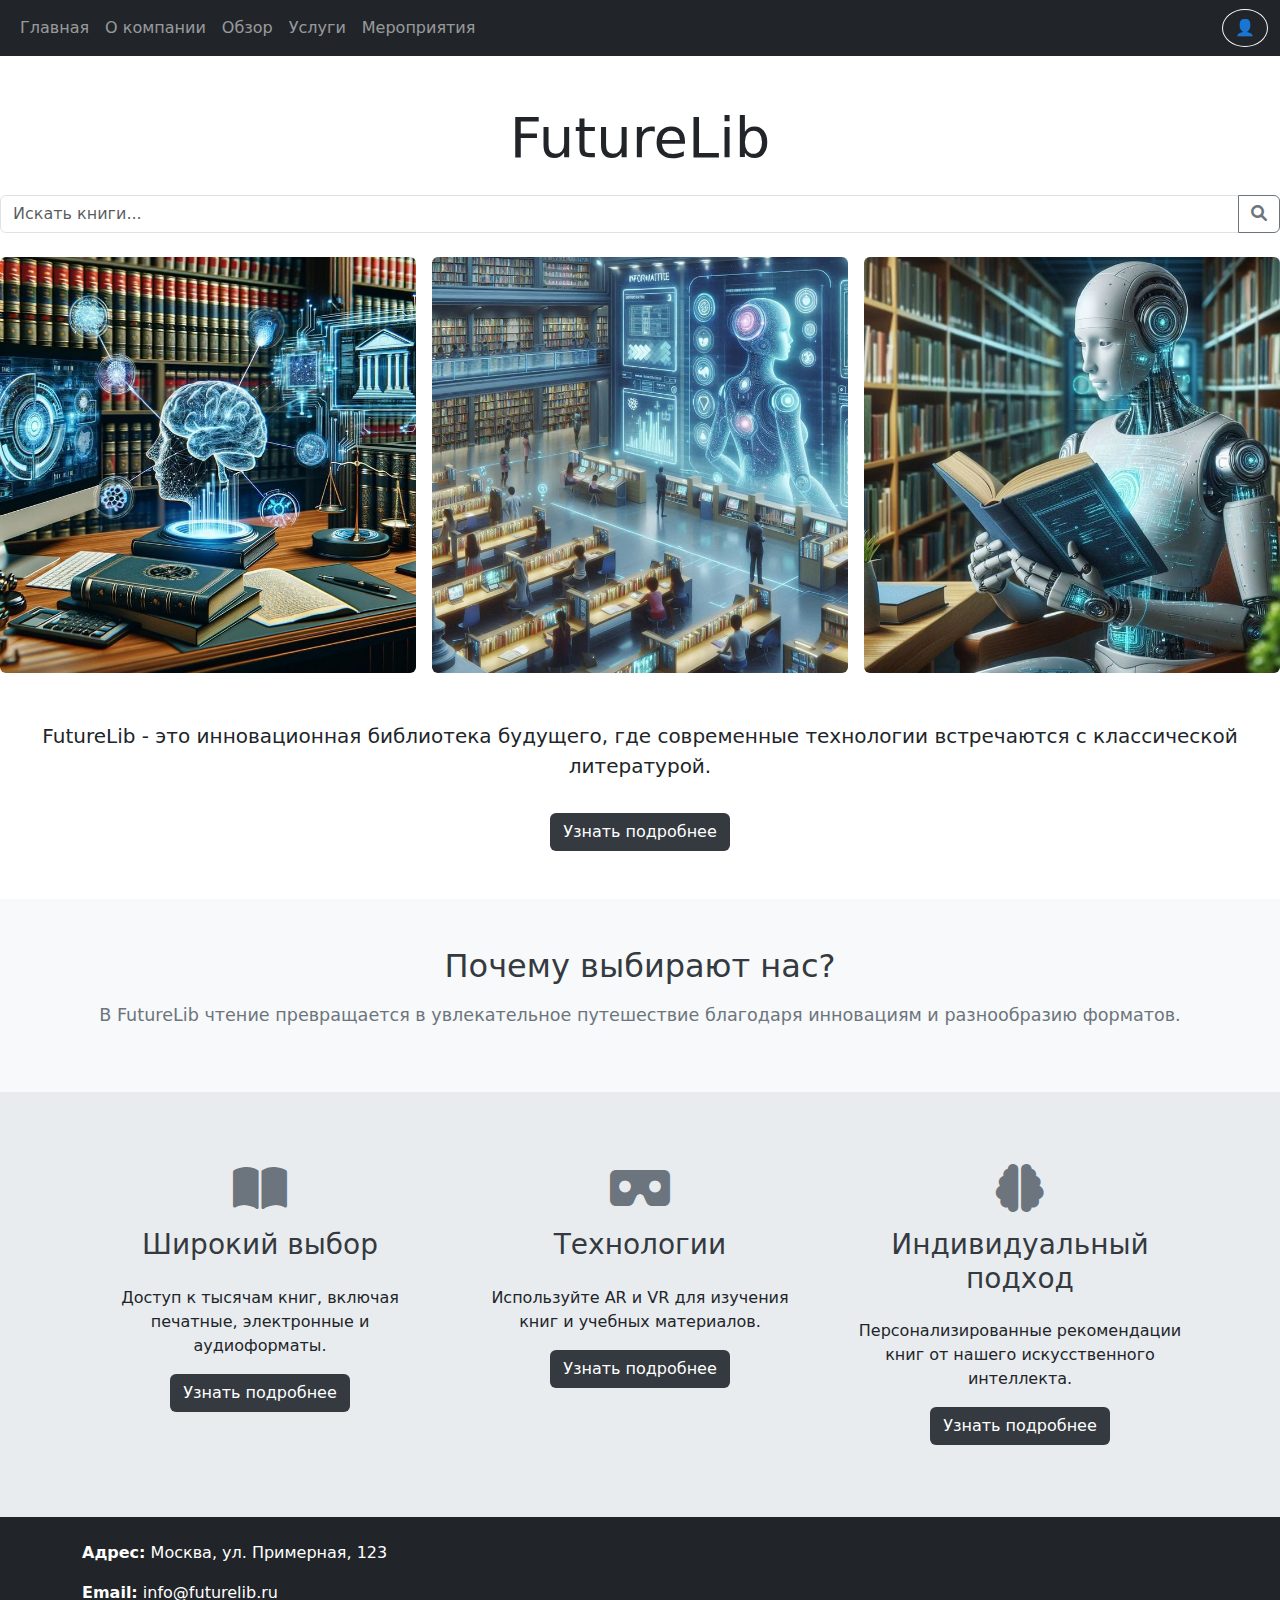
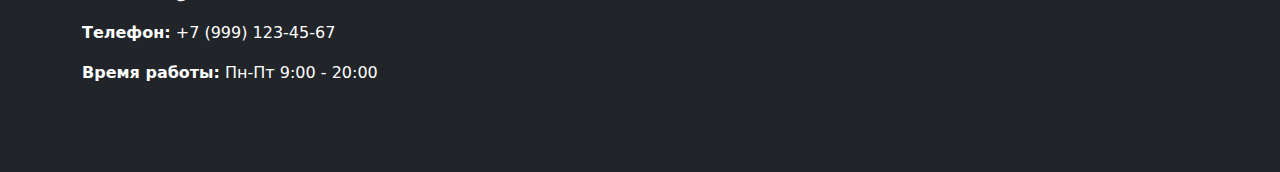
<file: index.html>
<!DOCTYPE html>
<html lang="en">
<head>
    <meta charset="UTF-8">
    <meta name="viewport" content="width=device-width, initial-scale=1.0">
    <title>FutureLib</title>
    <link rel="stylesheet" href="styles.css">
    <link href="https://cdn.jsdelivr.net/npm/bootstrap@5.3.0-alpha3/dist/css/bootstrap.min.css" rel="stylesheet">
    <link rel="stylesheet" href="https://cdnjs.cloudflare.com/ajax/libs/font-awesome/6.0.0-beta3/css/all.min.css">
    <script src="https://cdn.jsdelivr.net/npm/bootstrap@5.3.0-alpha3/dist/js/bootstrap.bundle.min.js"></script>
    <style>
        .info-section {
            background-color: #f8f9fa;
            padding: 3rem 1rem;
            text-align: center;
        }
        .info-section h2 {
            font-size: 2rem;
            margin-bottom: 1rem;
            color: #343a40;
        }
        .info-section p {
            font-size: 1.1rem;
            color: #6c757d;
        }
        .features-section {
            background-color: #e9ecef;
            padding: 3rem 1rem;
        }
        .features-section h3 {
            color: #343a40;
            margin-bottom: 1.5rem;
        }
        .feature {
            text-align: center;
            padding: 1.5rem;
        }
        .feature-icon {
            font-size: 3rem;
            color: #6c757d;
            margin-bottom: 1rem;
        }
        .btn-dark-gray {
            background-color: #343a40;
            color: white;
        }
        .btn-dark-gray:hover {
            background-color: #23272b;
            color: white;
        }
    </style>
</head>
<body>
    <!-- Navbar -->
    <nav class="navbar navbar-expand-lg navbar-dark bg-dark">
        <div class="container-fluid">
            <button class="navbar-toggler" type="button" data-bs-toggle="collapse" data-bs-target="#navbarNav" aria-controls="navbarNav" aria-expanded="false" aria-label="Toggle navigation">
                <span class="navbar-toggler-icon"></span>
            </button>
            <div class="collapse navbar-collapse" id="navbarNav">
                <ul class="navbar-nav">
                    <li class="nav-item"><a class="nav-link" href="index.html">Главная</a></li>
                    <li class="nav-item"><a class="nav-link" href="aboutus.html">О компании</a></li>
                    <li class="nav-item"><a class="nav-link" href="review.html">Обзор</a></li>
                    <li class="nav-item"><a class="nav-link" href="services.html">Услуги</a></li>
                    <li class="nav-item"><a class="nav-link" href="events.html">Мероприятия</a></li>
                </ul>
            </div>
            <a href="personal.html" class="btn btn-outline-light rounded-circle">👤</a>
        </div>
    </nav>

    <!-- Header Section -->
    <header class="text-center py-5">
        <h1 class="display-4 text-brown">FutureLib</h1>
        <div class="search-bar my-4">
            <div class="input-group">
                <input type="text" id="searchInput" class="form-control" placeholder="Искать книги..." aria-label="Search books">
                <button class="btn btn-outline-secondary" type="button" onclick="searchBooks()">
                    <i class="fas fa-search"></i>
                </button>
            </div>
        </div>
       
        <section class="mb-5">

            <div class="row g-3">
                <div class="col-6 col-md-4">
                    <img src="img\Advancing Litigation Strategies with AI.jpeg" class="img-fluid rounded" alt="Фото мероприятия 1">
                </div>
               
                <div class="col-6 col-md-4">
                    <img src="img\library.html.jpeg" class="img-fluid rounded" alt="Фото мероприятия 2">
                </div>
                <div class="col-6 col-md-4">
                    <img src="img\Без названия (6).jpeg" class="img-fluid rounded" alt="Фото мероприятия 3">
                    
                
            </div>
        </section>
    </main>
               
               
        </section>
    </main>
    
</main>
        <p class="lead">FutureLib - это инновационная библиотека будущего, где современные технологии встречаются с классической литературой.</p>
        <button class="btn btn-dark-gray mt-3" onclick="location.href='aboutus.html'">Узнать подробнее</button>
    </header>

    <!-- Info Section -->
    <section class="info-section">
        <h2>Почему выбирают нас?</h2>
        <p>В FutureLib чтение превращается в увлекательное путешествие благодаря инновациям и разнообразию форматов.</p>
    </section>

    <!-- Features Section -->
    <section class="features-section">
        <div class="container">
            <div class="row">
                <div class="col-md-4 feature">
                    <i class="fas fa-book-open feature-icon"></i>
                    <h3>Широкий выбор</h3>
                    <p>Доступ к тысячам книг, включая печатные, электронные и аудиоформаты.</p>
                    <button class="btn btn-dark-gray" onclick="location.href='services.html'">Узнать подробнее</button>
                </div>
                <div class="col-md-4 feature">
                    <i class="fas fa-vr-cardboard feature-icon"></i>
                    <h3>Технологии</h3>
                    <p>Используйте AR и VR для изучения книг и учебных материалов.</p>
                    <button class="btn btn-dark-gray" onclick="location.href='services.html'">Узнать подробнее</button>
                </div>
                <div class="col-md-4 feature">
                    <i class="fas fa-brain feature-icon"></i>
                    <h3>Индивидуальный подход</h3>
                    <p>Персонализированные рекомендации книг от нашего искусственного интеллекта.</p>
                    <button class="btn btn-dark-gray" onclick="location.href='services.html'">Узнать подробнее</button>
                </div>
            </div>
        </div>
    </section>

    <!-- Footer -->
    <footer class="py-4 bg-dark text-white">
        <div class="container d-flex flex-wrap justify-content-between">
            <div class="contact-details">
                <p><strong>Адрес:</strong> Москва, ул. Примерная, 123</p>
                <p><strong>Email:</strong> info@futurelib.ru</p>
                <p><strong>Телефон:</strong> +7 (999) 123-45-67</p>
                <p><strong>Время работы:</strong> Пн-Пт 9:00 - 20:00</p>
            </div>
            <div class="map-container">
                <iframe src="https://www.google.com/maps/embed?pb=!1m18!1m12!1m3!1d3151.8354345097315!2d144.95565131531592!3d-37.817323979751604!2m3!1f0!2f0!3f0!3m2!1i1024!2i768!4f13.1!3m3!1m2!1s0x6ad642af0f11fd81%3A0xf577aa204f0b38af!2sLibrary!5e0!3m2!1sen!2sau!4v1639997246415!5m2!1sen!2sau" width="300" height="200" allowfullscreen="" loading="lazy"></iframe>
            </div>
        </div>
    </footer>

    <script>
        function searchBooks() {
            const input = document.getElementById('searchInput').value.trim();
            alert("Книга не найдена. Проверьте правильность написания.");
        }
    </script>
</body>
</html>
</file>
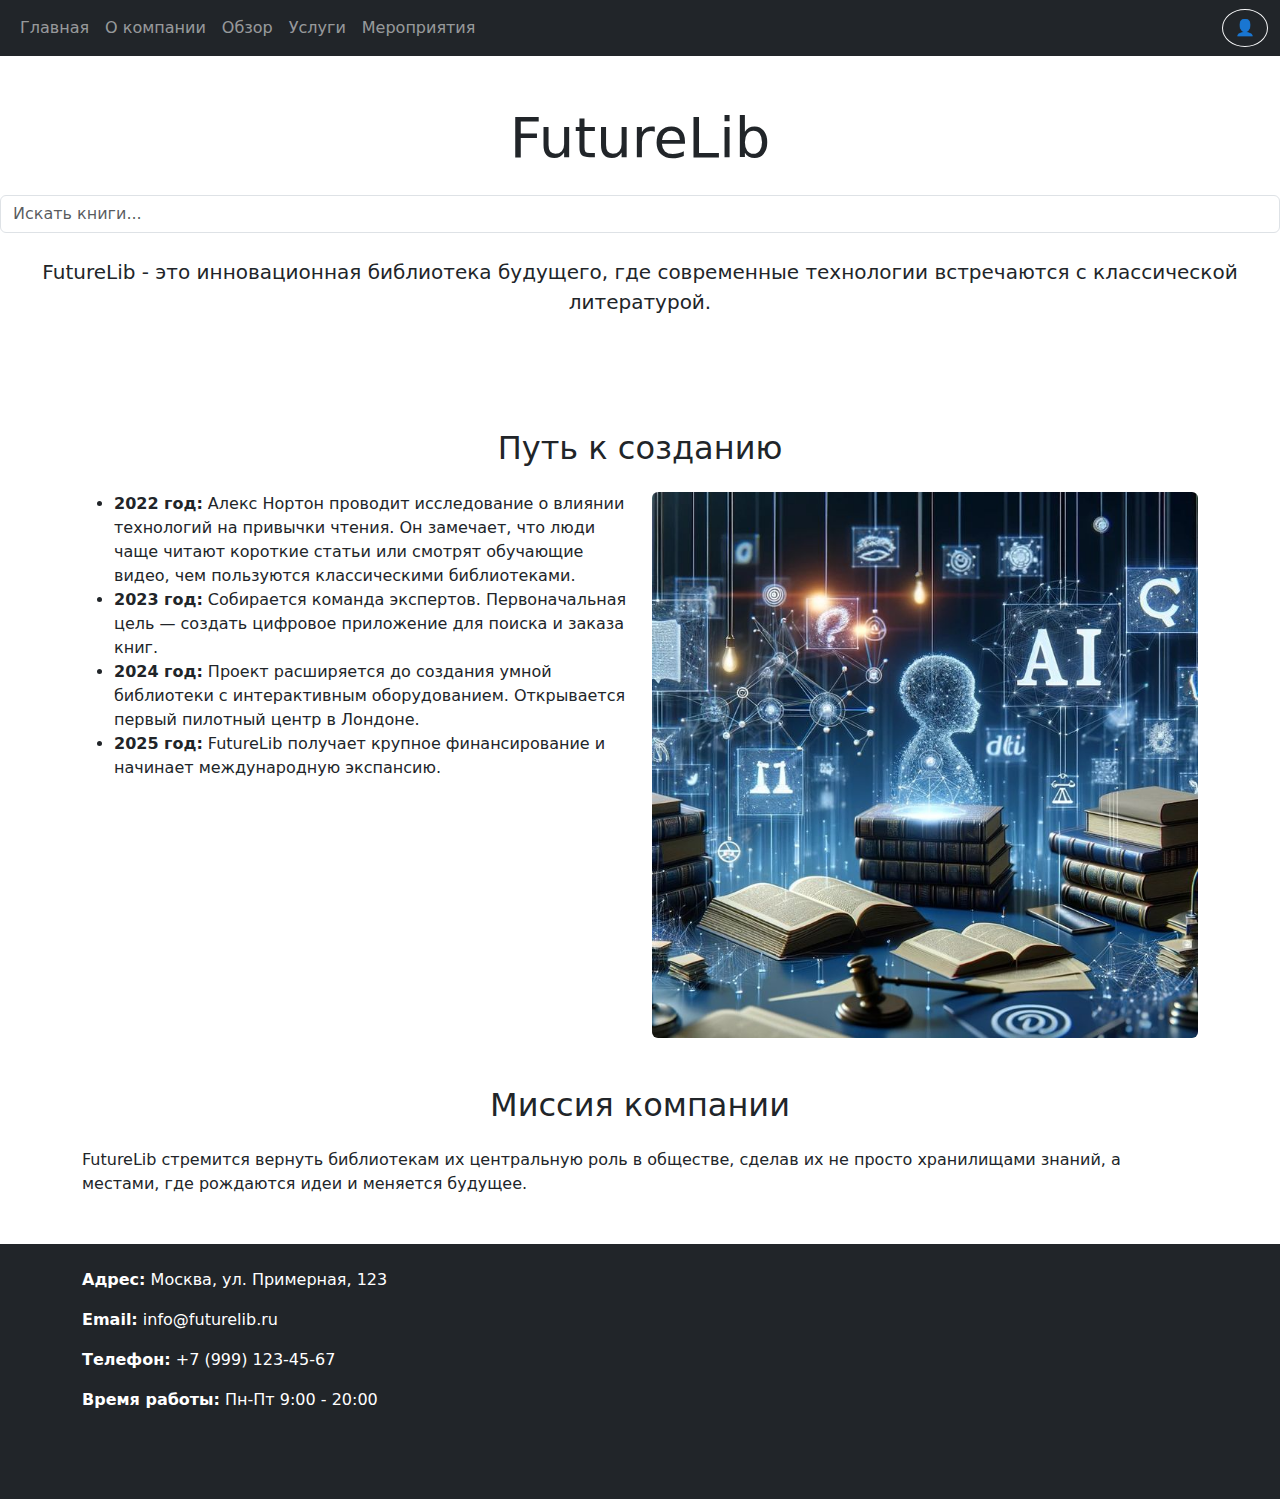
<file: aboutus.html>
<!DOCTYPE html>
<html lang="en">
<head>
    <meta charset="UTF-8">
    <meta name="viewport" content="width=device-width, initial-scale=1.0">
    <title>FutureLib</title>
    <link rel="stylesheet" href="styles.css">
    <link href="https://cdn.jsdelivr.net/npm/bootstrap@5.3.0-alpha3/dist/css/bootstrap.min.css" rel="stylesheet">
    <script src="https://cdn.jsdelivr.net/npm/bootstrap@5.3.0-alpha3/dist/js/bootstrap.bundle.min.js"></script>
</head>
<body>
    <!-- Navbar -->
    <nav class="navbar navbar-expand-lg navbar-dark bg-dark">
        <div class="container-fluid">
            <button class="navbar-toggler" type="button" data-bs-toggle="collapse" data-bs-target="#navbarNav" aria-controls="navbarNav" aria-expanded="false" aria-label="Toggle navigation">
                <span class="navbar-toggler-icon"></span>
            </button>
            <div class="collapse navbar-collapse" id="navbarNav">
                <ul class="navbar-nav">
                    <li class="nav-item"><a class="nav-link" href="index.html">Главная</a></li>
                    <li class="nav-item"><a class="nav-link" href="aboutus.html">О компании</a></li>
                    <li class="nav-item"><a class="nav-link" href="review.html">Обзор</a></li>
                    <li class="nav-item"><a class="nav-link" href="services.html">Услуги</a></li>
                    <li class="nav-item"><a class="nav-link" href="events.html">Мероприятия</a></li>
                    
                </ul>
            </div>
            <a href="personal.html" class="btn btn-outline-light rounded-circle">👤</a>
        </div>
    </nav>

    <!-- Header Section -->
    <header class="text-center py-5">
        <h1 class="display-4 text-brown">FutureLib</h1>
        <div class="search-bar my-4">
            <input type="text" class="form-control" placeholder="Искать книги...">
        </div>
        <p class="lead">FutureLib - это инновационная библиотека будущего, где современные технологии встречаются с классической литературой.</p>
    </header>

    <!-- About Us Section -->
    <main class="container">
        <section class="my-5">
            <h2 class="text-center mb-4">Путь к созданию</h2>
            <div class="row">
                <div class="col-md-6">
                    <ul class="timeline">
                        <li><strong>2022 год:</strong> Алекс Нортон проводит исследование о влиянии технологий на привычки чтения. Он замечает, что люди чаще читают короткие статьи или смотрят обучающие видео, чем пользуются классическими библиотеками.</li>
                        <li><strong>2023 год:</strong> Собирается команда экспертов. Первоначальная цель — создать цифровое приложение для поиска и заказа книг.</li>
                        <li><strong>2024 год:</strong> Проект расширяется до создания умной библиотеки с интерактивным оборудованием. Открывается первый пилотный центр в Лондоне.</li>
                        <li><strong>2025 год:</strong> FutureLib получает крупное финансирование и начинает международную экспансию.</li>
                    </ul>
                </div>
                <div class="col-md-6">
                    <img src="img\Predictive Analytics in Legal Decisions.jpeg" alt="Процесс создания FutureLib" class="img-fluid rounded">
                </div>
            </div>
        </section>
        <section class="my-5">
            <h2 class="text-center mb-4">Миссия компании</h2>
            <p>FutureLib стремится вернуть библиотекам их центральную роль в обществе, сделав их не просто хранилищами знаний, а местами, где рождаются идеи и меняется будущее.</p>
        </section>
    </main>

    <!-- Footer -->
    <footer class="py-4 bg-dark text-white">
        <div class="container d-flex flex-wrap justify-content-between">
            <div class="contact-details">
                <p><strong>Адрес:</strong> Москва, ул. Примерная, 123</p>
                <p><strong>Email:</strong> info@futurelib.ru</p>
                <p><strong>Телефон:</strong> +7 (999) 123-45-67</p>
                <p><strong>Время работы:</strong> Пн-Пт 9:00 - 20:00</p>
            </div>
            <div class="map-container">
                <iframe src="https://www.google.com/maps/embed?pb=!1m18!1m12!1m3!1d3151.8354345097315!2d144.95565131531592!3d-37.817323979751604!2m3!1f0!2f0!3f0!3m2!1i1024!2i768!4f13.1!3m3!1m2!1s0x6ad642af0f11fd81%3A0xf577aa204f0b38af!2sLibrary!5e0!3m2!1sen!2sau!4v1639997246415!5m2!1sen!2sau" width="300" height="200" style="border:0;" allowfullscreen="" loading="lazy"></iframe>
            </div>
        </div>
    </footer>
</body>
</html>
</file>
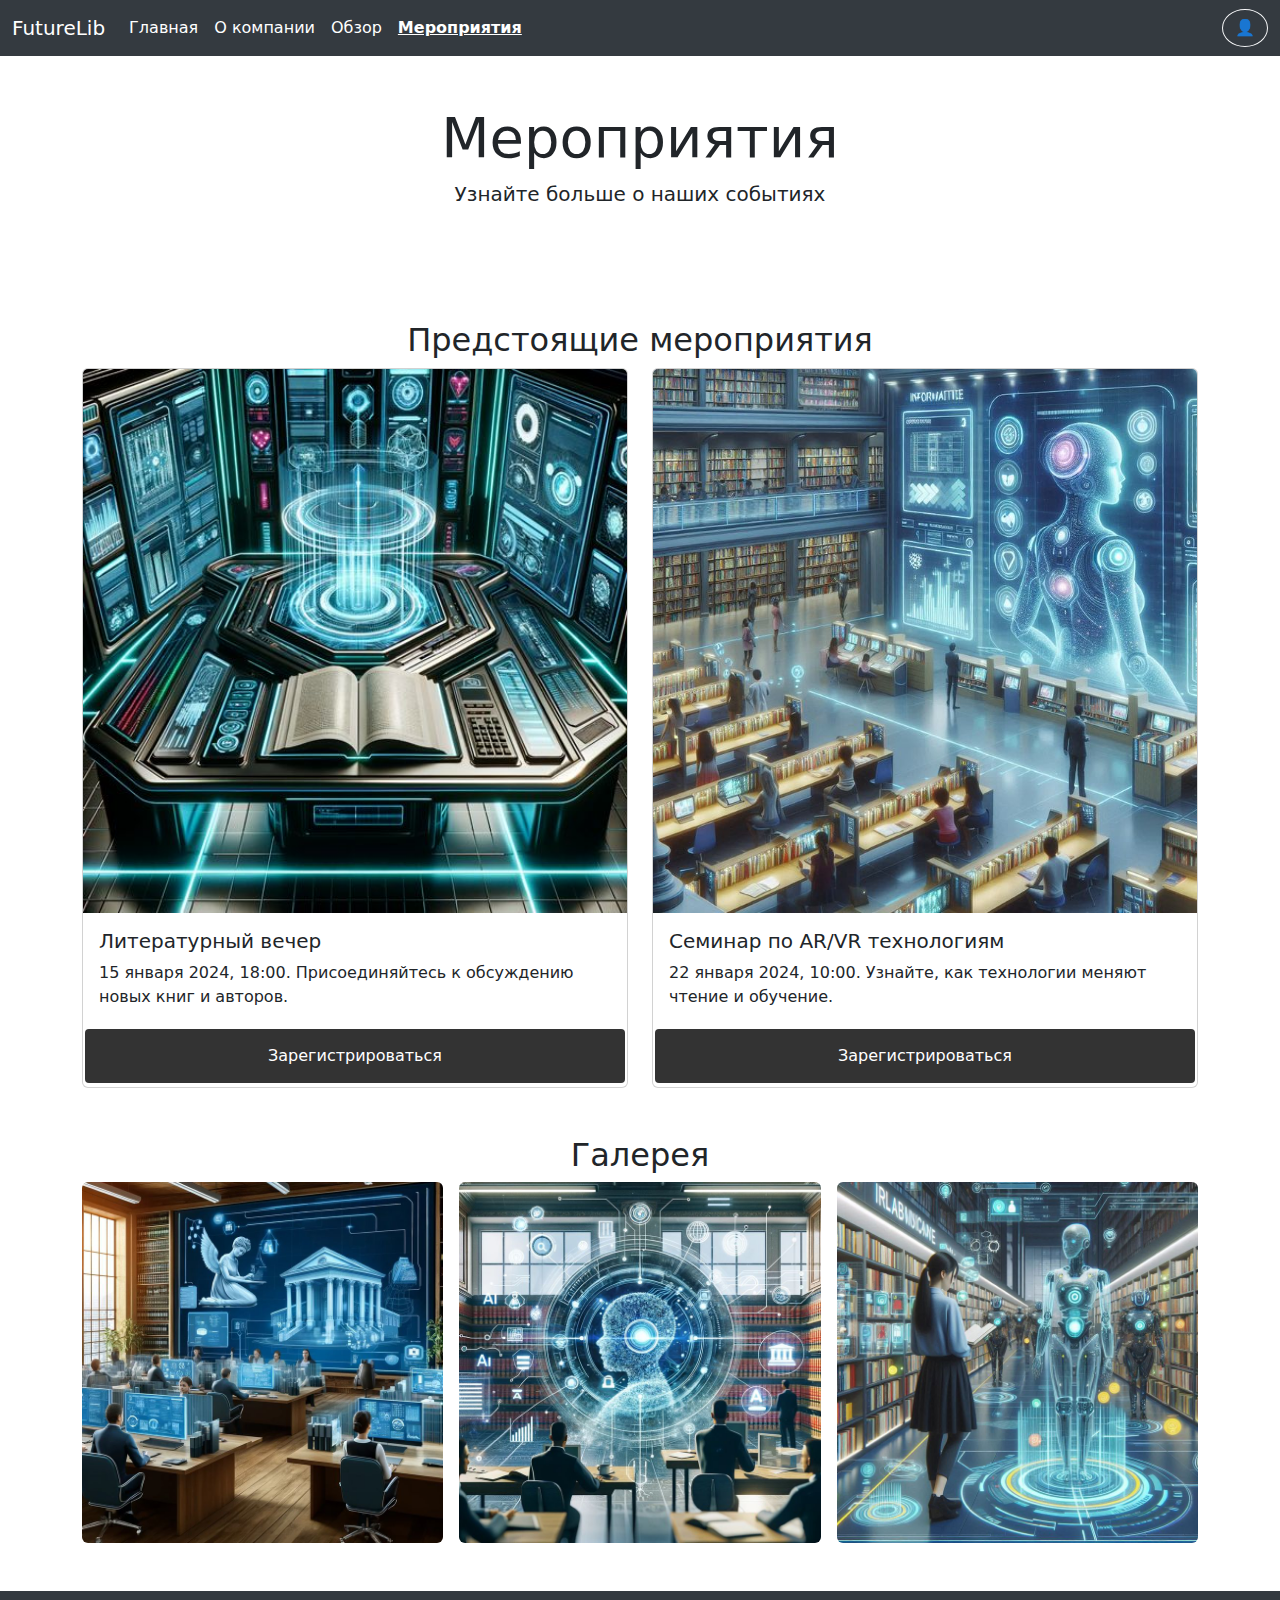
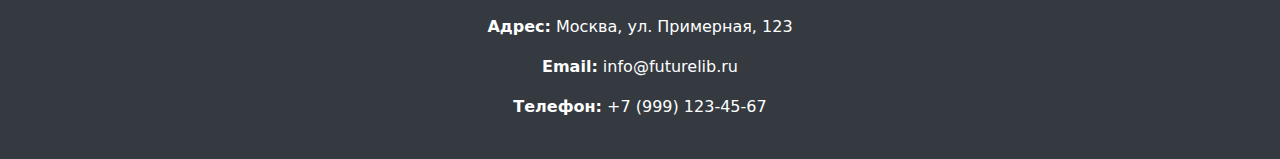
<file: events.html>
<!DOCTYPE html>
<html lang="ru">
<head>
    <meta charset="UTF-8">
    <meta name="viewport" content="width=device-width, initial-scale=1.0">
    <title>Мероприятия | FutureLib</title>
    <link rel="stylesheet" href="styles.css">
    <link href="https://cdn.jsdelivr.net/npm/bootstrap@5.3.0-alpha3/dist/css/bootstrap.min.css" rel="stylesheet">
    <script src="https://cdn.jsdelivr.net/npm/bootstrap@5.3.0-alpha3/dist/js/bootstrap.bundle.min.js"></script>
    <style>
        body {
            background-color: #ffffff;
        }
        .navbar {
            background-color: #343a40;
        }
        .navbar-dark .navbar-nav .nav-link {
            color: #ffffff;
        }
        .navbar-dark .navbar-nav .nav-link.active {
            font-weight: bold;
            text-decoration: underline;
        }
        footer {
            background-color: #343a40;
            color: #ffffff;
        }
    </style>
</head>
<body>
    <!-- Navbar -->
    <nav class="navbar navbar-expand-lg navbar-dark">
        <div class="container-fluid">
            <a class="navbar-brand" href="index.html">FutureLib</a>
            <button class="navbar-toggler" type="button" data-bs-toggle="collapse" data-bs-target="#navbarNav" aria-controls="navbarNav" aria-expanded="false" aria-label="Toggle navigation">
                <span class="navbar-toggler-icon"></span>
            </button>
            <div class="collapse navbar-collapse" id="navbarNav">
                <ul class="navbar-nav">
                    <li class="nav-item"><a class="nav-link" href="index.html">Главная</a></li>
                    <li class="nav-item"><a class="nav-link" href="aboutus.html">О компании</a></li>
                    <li class="nav-item"><a class="nav-link" href="review.html">Обзор</a></li>
                    <li class="nav-item"><a class="nav-link active" href="events.html">Мероприятия</a></li>
                </ul>
            </div>
            <a href="personal.html" class="btn btn-outline-light rounded-circle">👤</a>
        </div>
    </nav>

    <!-- Header -->
    <header class="text-center py-5">
        <h1 class="display-4">Мероприятия</h1>
        <p class="lead">Узнайте больше о наших событиях</p>
    </header>

    <!-- Main Content -->
    <main class="container my-5">
        <section class="mb-5">
            <h2 class="text-center">Предстоящие мероприятия</h2>
            <div class="row row-cols-1 row-cols-md-2 g-4">
                <div class="col">
                    <div class="card h-100">
                        <img src="img\Codex Craftsman.jpeg" class="card-img-top" alt="Литературный вечер">
                        <div class="card-body">
                            <h5 class="card-title">Литературный вечер</h5>
                            <p class="card-text">15 января 2024, 18:00. Присоединяйтесь к обсуждению новых книг и авторов.</p>
                        </div>
                        <a href="personal.html" class="dark-button">Зарегистрироваться</a>
                    </div>
                </div>
                <div class="col">
                    <div class="card h-100">
                        <img src="img\library.html.jpeg" class="card-img-top" alt="Семинар по AR/VR">
                        <div class="card-body">
                            <h5 class="card-title">Семинар по AR/VR технологиям</h5>
                            <p class="card-text">22 января 2024, 10:00. Узнайте, как технологии меняют чтение и обучение.</p>
                        </div>
                         
                            <a href="personal.html" class="dark-button">Зарегистрироваться</a>  
                          
                    </div>
                </div>
            </div>
        </section>

        <section class="mb-5">
            <h2 class="text-center">Галерея</h2>
            <div class="row g-3">
                <div class="col-6 col-md-4">
                    <img src="img\Proactive Compliance_ AI in Regulation Tracking.jpeg" class="img-fluid rounded" alt="Фото мероприятия 1">
                </div>
               
                <div class="col-6 col-md-4">
                    <img src="img\Navigating Ethical AI Use in Legal Practices.jpeg" class="img-fluid rounded" alt="Фото мероприятия 2">
                </div>
                <div class="col-6 col-md-4">
                    <img src="img\Без названия (5).jpeg" class="img-fluid rounded" alt="Фото мероприятия 3">
                </div>
            </div>
        </section>
    </main>
             
            
           
        </section>
    </main>

    <!-- Footer -->
    <footer class="py-4">
        <div class="container text-center">
            <p><strong>Адрес:</strong> Москва, ул. Примерная, 123</p>
            <p><strong>Email:</strong> info@futurelib.ru</p>
            <p><strong>Телефон:</strong> +7 (999) 123-45-67</p>
        </div>
    </footer>
</body>
</html>
</file>
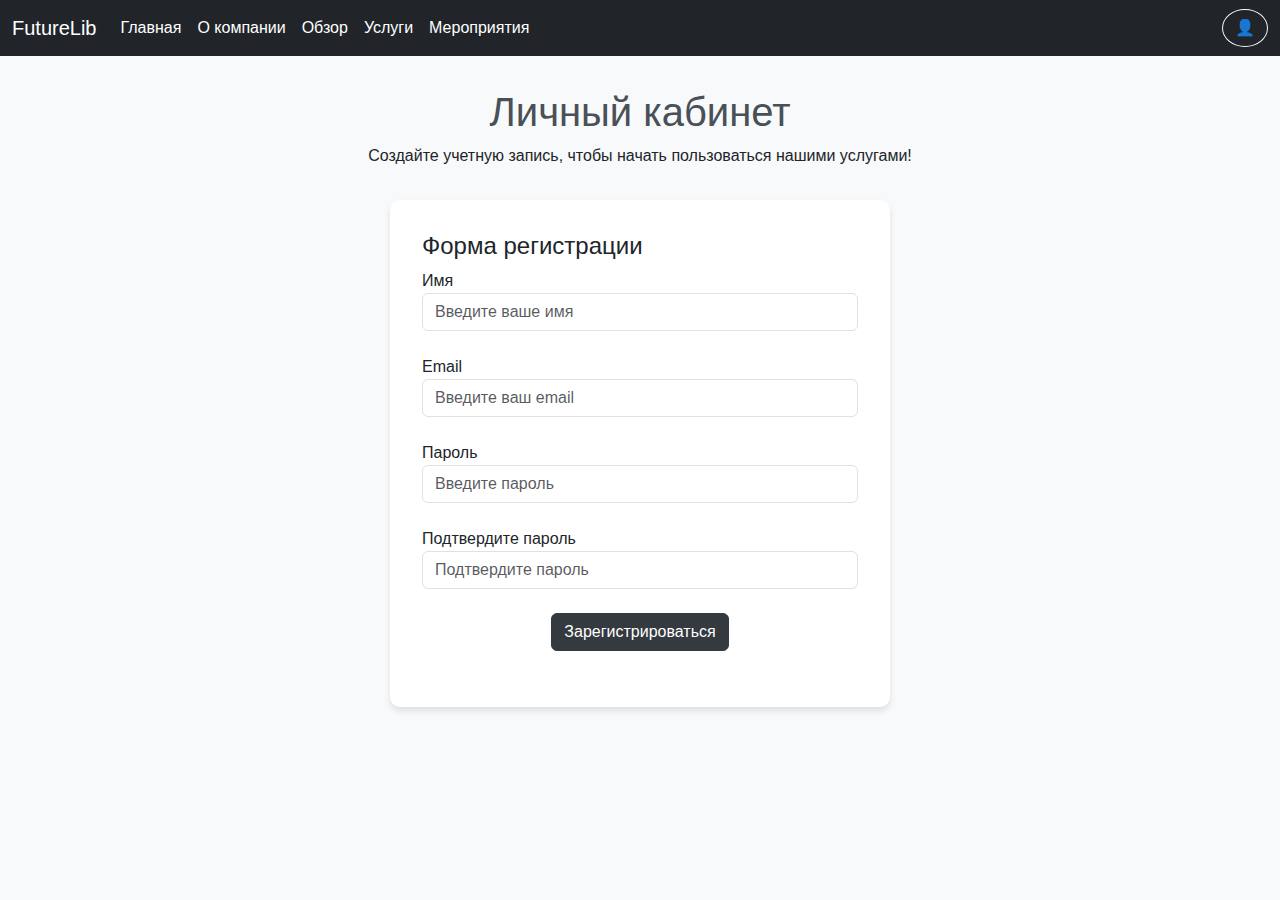
<file: personal.html>
<!DOCTYPE html>
<html lang="ru">
<head>
    <meta charset="UTF-8">
    <meta name="viewport" content="width=device-width, initial-scale=1.0">
    <title>Регистрация</title>
    <link href="https://cdn.jsdelivr.net/npm/bootstrap@5.3.0-alpha1/dist/css/bootstrap.min.css" rel="stylesheet">
    <style>
        body {
            background-color: #f8f9fa;
            font-family: Arial, sans-serif;
        }
        .navbar {
            background-color: #343a40;
        }
        .navbar-nav .nav-link {
            color: white;
        }
        .navbar-nav .nav-link:hover {
            color: #adb5bd;
        }
        .header {
            text-align: center;
            margin: 2rem 0;
        }
        .header h1 {
            font-size: 2.5rem;
            color: #495057;
        }
        .registration-section {
            margin: 2rem auto;
            padding: 2rem;
            background: white;
            border-radius: 10px;
            box-shadow: 0px 4px 6px rgba(0, 0, 0, 0.1);
            max-width: 500px;
        }
        .btn-dark-custom {
            background-color: #343a40;
            border-color: #343a40;
            color: white;
        }
        .btn-dark-custom:hover {
            background-color: #495057;
            border-color: #495057;
        }
        .form-group {
            margin-bottom: 1.5rem;
        }
    </style>
</head>
<body>

    <!-- Navbar -->
    <nav class="navbar navbar-expand-lg navbar-dark bg-dark">
        <div class="container-fluid">
            <a class="navbar-brand" href="index.html">FutureLib</a>
            
            </button>
            <div class="collapse navbar-collapse" id="navbarNav">
                <ul class="navbar-nav">
                    <li class="nav-item"><a class="nav-link" href="index.html">Главная</a></li>
                    <li class="nav-item"><a class="nav-link" href="aboutus.html">О компании</a></li>
                    <li class="nav-item"><a class="nav-link" href="review.html">Обзор</a></li>
                    <li class="nav-item"><a class="nav-link" href="services.html">Услуги</a></li>
                    <li class="nav-item"><a class="nav-link" href="events.html">Мероприятия</a></li>
                </ul>
            </div>
            <a href="personal.html" class="btn btn-outline-light rounded-circle">👤</a>
        </div>
    </nav>

    <!-- Header -->
    <div class="header">
        <h1>Личный кабинет</h1>
        <p>Создайте учетную запись, чтобы начать пользоваться нашими услугами!</p>
    </div>

    <!-- Registration Form -->
    <div class="container registration-section">
        <h4>Форма регистрации</h4>
        <form>
            <div class="form-group">
                <label for="register-name">Имя</label>
                <input type="text" class="form-control" id="register-name" placeholder="Введите ваше имя" required>
            </div>
            <div class="form-group">
                <label for="register-email">Email</label>
                <input type="email" class="form-control" id="register-email" placeholder="Введите ваш email" required>
            </div>
            <div class="form-group">
                <label for="register-password">Пароль</label>
                <input type="password" class="form-control" id="register-password" placeholder="Введите пароль" required>
            </div>
            <div class="form-group">
                <label for="confirm-password">Подтвердите пароль</label>
                <input type="password" class="form-control" id="confirm-password" placeholder="Подтвердите пароль" required>
            </div>
            <div class="form-group text-center">
                <button type="submit" class="btn btn-dark-custom">Зарегистрироваться</button>
            </div>
        </form>
    </div>

    <script src="https://cdn.jsdelivr.net/npm/bootstrap@5.3.0-alpha1/dist/js/bootstrap.bundle.min.js"></script>
</body>
</html>
</file>
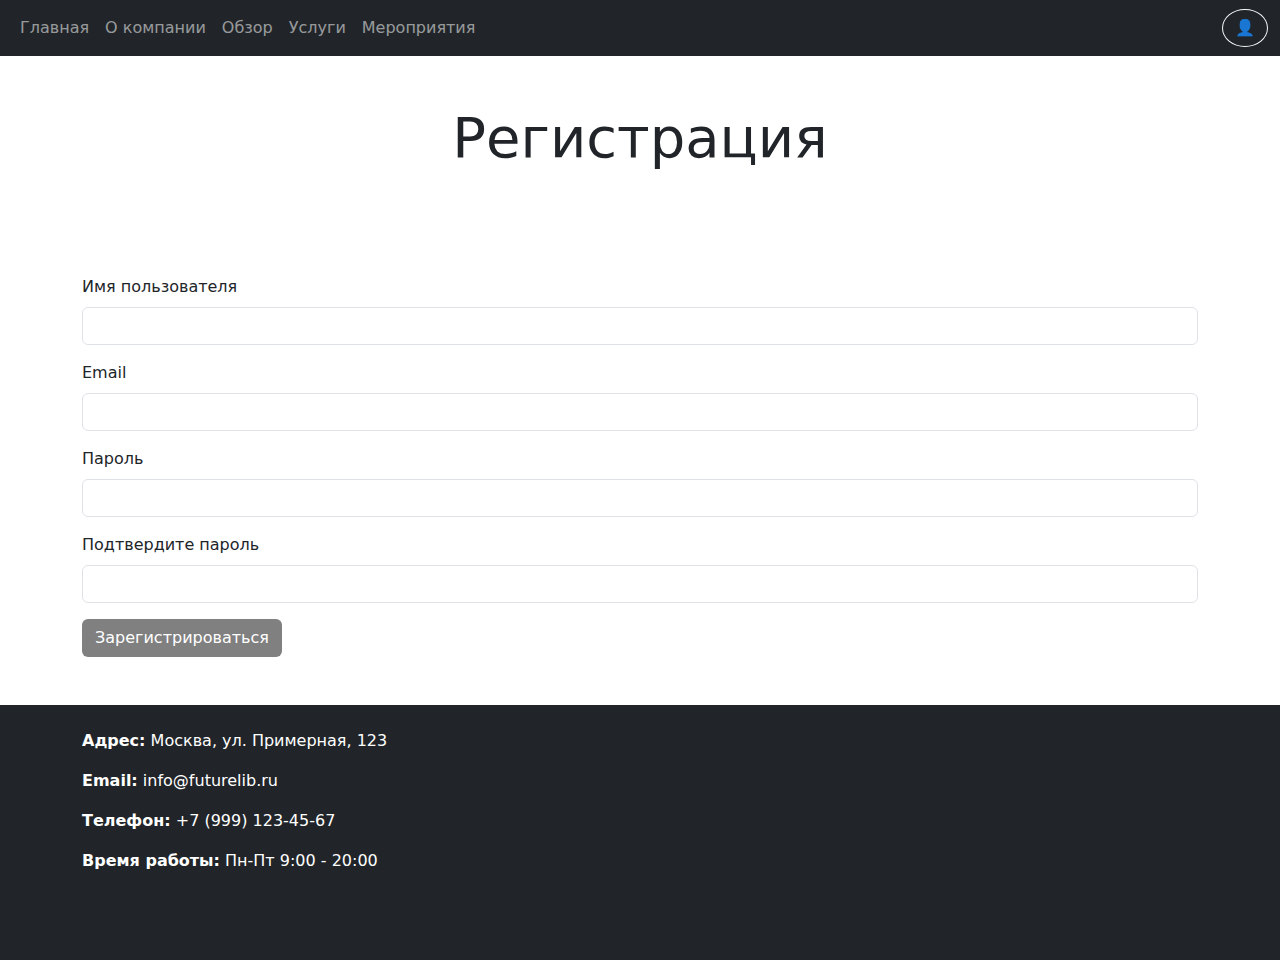
<file: register.html>
<!DOCTYPE html>
<html lang="ru">
<head>
    <meta charset="UTF-8">
    <meta name="viewport" content="width=device-width, initial-scale=1.0">
    <title>Регистрация | FutureLib</title>
    <link rel="stylesheet" href="styles.css">
    <link href="https://cdn.jsdelivr.net/npm/bootstrap@5.3.0-alpha3/dist/css/bootstrap.min.css" rel="stylesheet">
    <script src="https://cdn.jsdelivr.net/npm/bootstrap@5.3.0-alpha3/dist/js/bootstrap.bundle.min.js"></script>
    <style>
        /* Дополнительные стили для серой кнопки */
        .btn-gray {
            background-color: gray;
            color: white;
        }
    </style>
</head>
<body>
    <!-- Navbar -->
    <nav class="navbar navbar-expand-lg navbar-dark bg-dark">
        <div class="container-fluid">
            <button class="navbar-toggler" type="button" data-bs-toggle="collapse" data-bs-target="#navbarNav" aria-controls="navbarNav" aria-expanded="false" aria-label="Toggle navigation">
                <span class="navbar-toggler-icon"></span>
            </button>
            <div class="collapse navbar-collapse" id="navbarNav">
                <ul class="navbar-nav">
                    <li class="nav-item"><a class="nav-link" href="index.html">Главная</a></li>
                    <li class="nav-item"><a class="nav-link" href="aboutus.html">О компании</a></li>
                    <li class="nav-item"><a class="nav-link" href="review.html">Обзор</a></li>
                    <li class="nav-item"><a class="nav-link" href="services.html">Услуги</a></li>
                    <li class="nav-item"><a class="nav-link" href="events.html">Мероприятия</a></li>
                   
                </ul>
            </div>
            <a href="personal.html" class="btn btn-outline-light rounded-circle">👤</a>
        </div>
    </nav>

    <!-- Header Section -->
    <header class="text-center py-5">
        <h1 class="display-4 text-brown">Регистрация</h1>
    </header>

    <!-- Registration Form -->
    <main class="container">
        <section class="my-5">
            <form id="registrationForm">
                <div class="mb-3">
                    <label for="username" class="form-label">Имя пользователя</label>
                    <input type="text" class="form-control" id="username" required>
                </div>
                <div class="mb-3">
                    <label for="email" class="form-label">Email</label>
                    <input type="email" class="form-control" id="email" required>
                </div>
                <div class="mb-3">
                    <label for="password" class="form-label">Пароль</label>
                    <input type="password" class="form-control" id="password" required>
                </div>
                <div class="mb-3">
                    <label for="confirmPassword" class="form-label">Подтвердите пароль</label>
                    <input type="password" class="form-control" id="confirmPassword" required>
                </div>
                <button type="submit" class="btn btn-gray">Зарегистрироваться</button>
            </form>
        </section>
    </main>

    <!-- Footer -->
    <footer class="py-4 bg-dark text-white">
        <div class="container d-flex flex-wrap justify-content-between">
            <div class="contact-details">
                <p><strong>Адрес:</strong> Москва, ул. Примерная, 123</p>
                <p><strong>Email:</strong> info@futurelib.ru</p>
                <p><strong>Телефон:</strong> +7 (999) 123-45-67</p>
                <p><strong>Время работы:</strong> Пн-Пт 9:00 - 20:00</p>
            </div>
            <div class="map-container">
                <iframe src="https://www.google.com/maps/embed?pb=!1m18!1m12!1m3!1d3151.8354345097315!2d144.95565131531592!3d-37.817323979751604!2m3!1f0!2f0!3f0!3m2!1i1024!2i768!4f13.1!3m3!1m2!1s0x6ad642af0f11fd81%3A0xf577aa204f0b38af!2sLibrary!5e0!3m2!1sen!2sau!4v1639997246415!5m2!1sen!2sau" width="300" height="200" style="border:0;" allowfullscreen="" loading="lazy"></iframe>
            </div>
        </div>
    </footer>
</body>
</html>
</file>
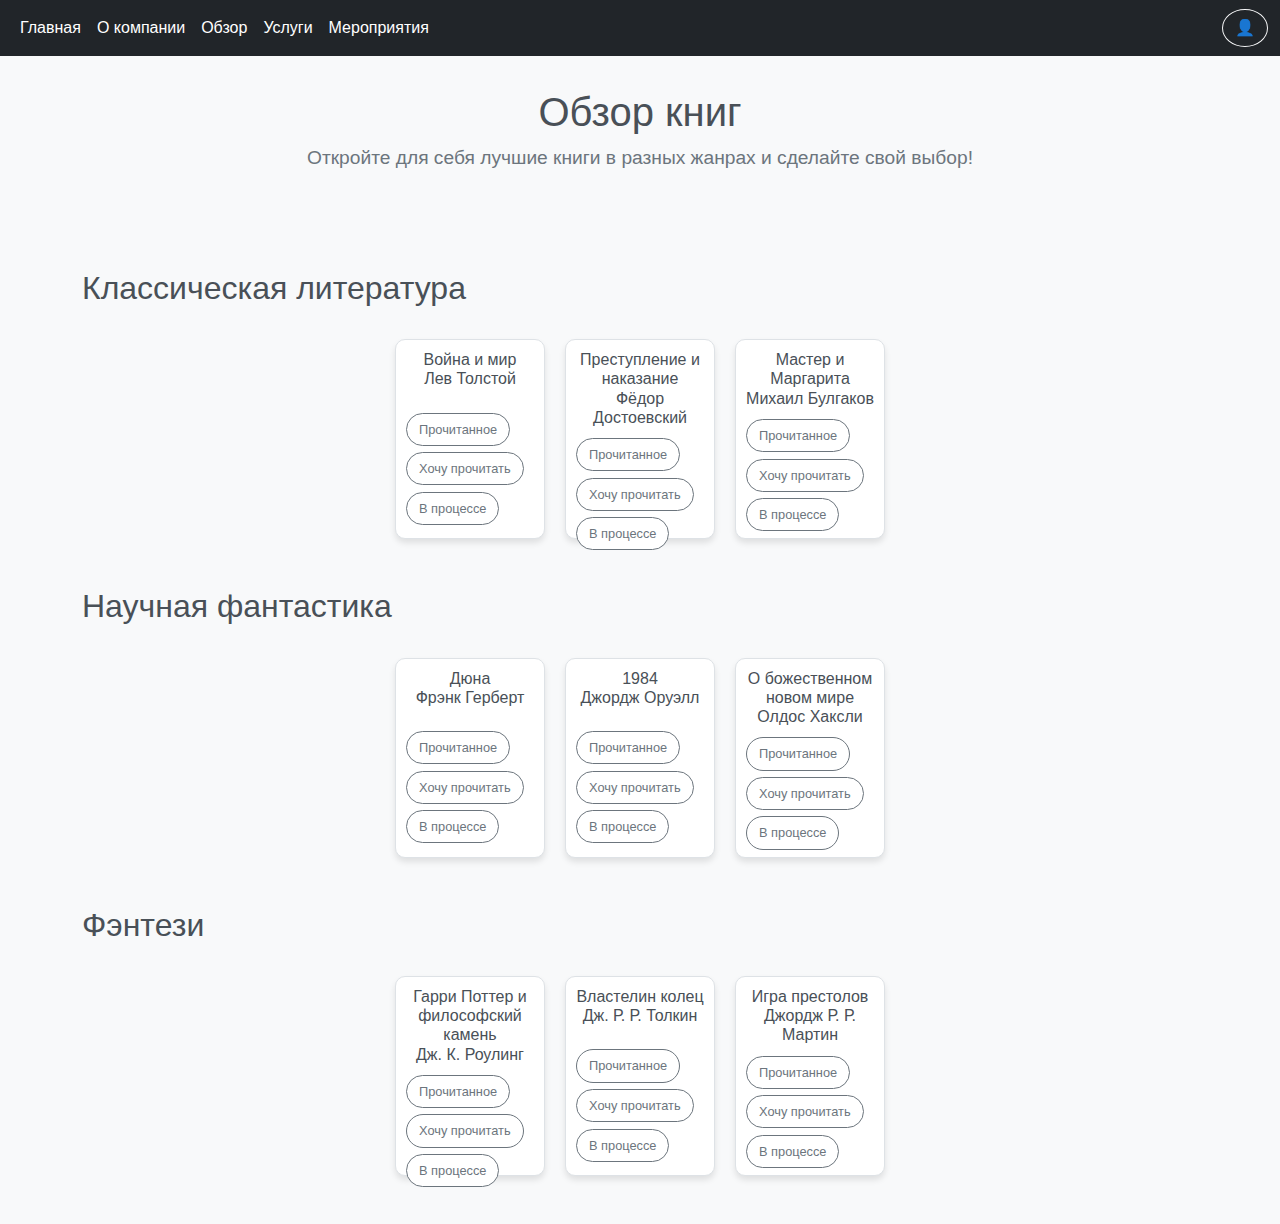
<file: review.html>
<!DOCTYPE html>
<html lang="ru">
<head>
    <meta charset="UTF-8">
    <meta name="viewport" content="width=device-width, initial-scale=1.0">
    <title>Обзор книг</title>
    <link href="https://cdn.jsdelivr.net/npm/bootstrap@5.3.0-alpha1/dist/css/bootstrap.min.css" rel="stylesheet">
    <style>
        body {
            background-color: #f8f9fa;
            font-family: Arial, sans-serif;
        }
        .navbar {
            background-color: #343a40;
        }
        .navbar-nav .nav-link {
            color: white;
        }
        .navbar-nav .nav-link:hover {
            color: #adb5bd;
        }
        .genre-section {
            margin: 3rem 0;
        }
        .genre-title {
            font-size: 2rem;
            margin-bottom: 2rem;
            color: #495057;
        }
        .book-container {
            display: flex;
            justify-content: center;
            flex-wrap: wrap;
            gap: 20px;
        }
        .book-card {
            width: 150px;
            height: 200px;
            background: #ffffff;
            border: 1px solid #dee2e6;
            box-shadow: 0px 4px 6px rgba(0, 0, 0, 0.1);
            border-radius: 10px;
            display: flex;
            flex-direction: column;
            align-items: center;
            justify-content: space-between;
            padding: 10px;
            position: relative;
        }
        .book-card h5 {
            font-size: 1rem;
            color: #495057;
            text-align: center;
        }
        .book-card .btn {
            font-size: 0.8rem;
            margin: 0.2rem 0;
            border-radius: 25px;
            border: 1px solid #6c757d;
            background-color: #ffffff;
            color: #6c757d;
        }
        .book-card .btn:hover {
            background-color: #e9ecef;
            color: #495057;
        }
        .header {
            text-align: center;
            padding: 2rem 0;
        }
        .header h1 {
            font-size: 2.5rem;
            color: #495057;
        }
        .header p {
            font-size: 1.2rem;
            color: #6c757d;
        }
    </style>
</head>
<body>
    <!-- Панель навигации -->
    <nav class="navbar navbar-expand-lg navbar-dark bg-dark">
        <div class="container-fluid">
            <button class="navbar-toggler" type="button" data-bs-toggle="collapse" data-bs-target="#navbarNav" aria-controls="navbarNav" aria-expanded="false" aria-label="Переключить навигацию">
                <span class="navbar-toggler-icon"></span>
            </button>
            <div class="collapse navbar-collapse" id="navbarNav">
                <ul class="navbar-nav">
                    <li class="nav-item"><a class="nav-link" href="index.html">Главная</a></li>
                    <li class="nav-item"><a class="nav-link" href="aboutus.html">О компании</a></li>
                    <li class="nav-item"><a class="nav-link" href="review.html">Обзор</a></li>
                    <li class="nav-item"><a class="nav-link" href="services.html">Услуги</a></li>
                    <li class="nav-item"><a class="nav-link" href="events.html">Мероприятия</a></li>
                </ul>
            </div>
            <a href="personal.html" class="btn btn-outline-light rounded-circle">👤</a>
        </div>
    </nav>

    <!-- Header -->
    <div class="header">
        <h1>Обзор книг</h1>
        <p>Откройте для себя лучшие книги в разных жанрах и сделайте свой выбор!</p>
    </div>

    <!-- Жанры книг -->
    <div class="container">
        <!-- Классическая литература -->
        <div class="genre-section">
            <h2 class="genre-title">Классическая литература</h2>
            <div class="book-container">
                <div class="book-card">
                    <h5>Война и мир<br>Лев Толстой</h5>
                    <div>
                        <a href="personal.html" class="btn">Прочитанное</a>
                        <a href="personal.html" class="btn">Хочу прочитать</a>
                        <a href="personal.html" class="btn">В процессе</a>
                    </div>
                </div>
                <div class="book-card">
                    <h5>Преступление и наказание<br>Фёдор Достоевский</h5>
                    <div>
                        <a href="personal.html" class="btn">Прочитанное</a>
                        <a href="personal.html" class="btn">Хочу прочитать</a>
                        <a href="personal.html" class="btn">В процессе</a>
                    </div>
                </div>
                <div class="book-card">
                    <h5>Мастер и Маргарита<br>Михаил Булгаков</h5>
                    <div>
                        <a href="personal.html" class="btn">Прочитанное</a>
                        <a href="personal.html" class="btn">Хочу прочитать</a>
                        <a href="personal.html" class="btn">В процессе</a>
                    </div>
                </div>
            </div>
        </div>

        <!-- Научная фантастика -->
        <div class="genre-section">
            <h2 class="genre-title">Научная фантастика</h2>
            <div class="book-container">
                <div class="book-card">
                    <h5>Дюна<br>Фрэнк Герберт</h5>
                    <div>
                        <a href="personal.html" class="btn">Прочитанное</a>
                        <a href="personal.html" class="btn">Хочу прочитать</a>
                        <a href="personal.html" class="btn">В процессе</a>
                    </div>
                </div>
                <div class="book-card">
                    <h5>1984<br>Джордж Оруэлл</h5>
                    <div>
                        <a href="personal.html" class="btn">Прочитанное</a>
                        <a href="personal.html" class="btn">Хочу прочитать</a>
                        <a href="personal.html" class="btn">В процессе</a>
                    </div>
                </div>
                <div class="book-card">
                    <h5>О божественном новом мире<br>Олдос Хаксли</h5>
                    <div>
                        <a href="personal.html" class="btn">Прочитанное</a>
                        <a href="personal.html" class="btn">Хочу прочитать</a>
                        <a href="personal.html" class="btn">В процессе</a>
                    </div>
                </div>
            </div>
        </div>

        <!-- Фэнтези -->
        <div class="genre-section">
            <h2 class="genre-title">Фэнтези</h2>
            <div class="book-container">
                <div class="book-card">
                    <h5>Гарри Поттер и философский камень<br>Дж. К. Роулинг</h5>
                    <div>
                        <a href="personal.html" class="btn">Прочитанное</a>
                        <a href="personal.html" class="btn">Хочу прочитать</a>
                        <a href="personal.html" class="btn">В процессе</a>
                    </div>
                </div>
                <div class="book-card">
                    <h5>Властелин колец<br>Дж. Р. Р. Толкин</h5>
                    <div>
                        <a href="personal.html" class="btn">Прочитанное</a>
                        <a href="personal.html" class="btn">Хочу прочитать</a>
                        <a href="personal.html" class="btn">В процессе</a>
                    </div>
                </div>
                <div class="book-card">
                    <h5>Игра престолов<br>Джордж Р. Р. Мартин</h5>
                    <div>
                        <a href="personal.html" class="btn">Прочитанное</a>
                        <a href="personal.html" class="btn">Хочу прочитать</a>
                        <a href="personal.html" class="btn">В процессе</a>
                    </div>
                </div>
            </div>
        </div>
    </div>

    <script src="https://cdn.jsdelivr.net/npm/bootstrap@5.3.0-alpha1/dist/js/bootstrap.bundle.min.js"></script>
</body>
</file>
<file: styles.css>
.center-container {  
    display: flex;  
    justify-content: center;  
    align-items: center;  
    height: 100vh; /* Чтобы центрировать вертикально */  
  }  
  
  .dark-button {  
    background-color: #333;  
    border: none;  
    color: white;  
    padding: 15px 32px;  
    text-align: center;  
    text-decoration: none;  
    display: inline-block;  
    font-size: 16px;  
    margin: 4px 2px;  
    cursor: pointer;  
    border-radius: 4px;  
  }  
  
  .dark-button:hover {  
    background-color: #555;  
  }
</file>
